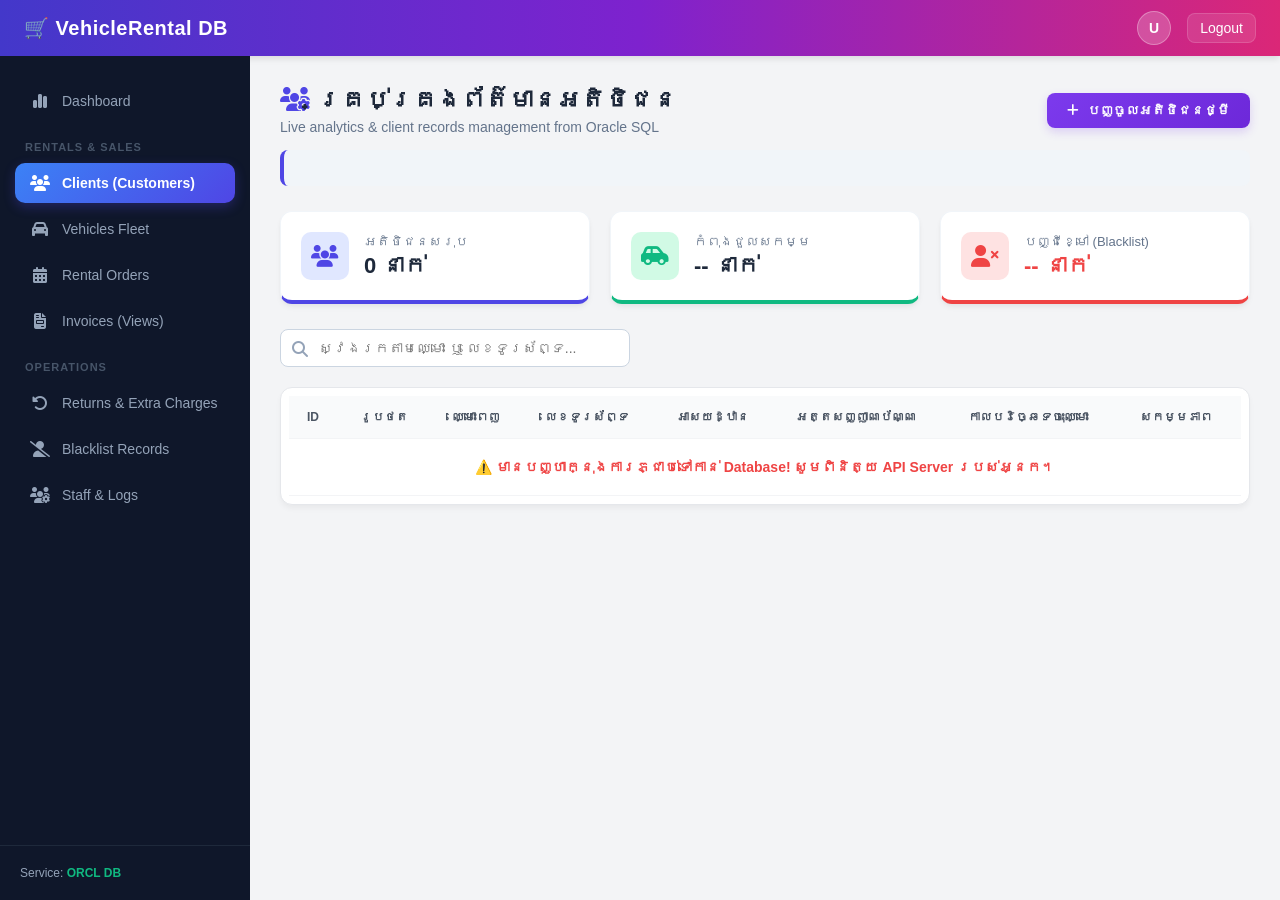
<file: customers.html>
<!DOCTYPE html>
<html lang="en">

<head>
    <meta charset="UTF-8">
    <meta name="viewport" content="width=device-width, initial-scale=1.0">
    <title>VehicleRental DB - Customers</title>
    <link rel="stylesheet" href="customers.css">
    <link rel="stylesheet" href="https://cdnjs.cloudflare.com/ajax/libs/font-awesome/6.4.0/css/all.min.css">
</head>

<body>

    <header class="top-navbar">
        <div class="logo-area">
            <span class="logo-text">🛒 VehicleRental DB</span>
        </div>
        <div class="user-area">
            <div class="user-avatar">U</div>
            <button class="btn-logout">Logout</button>
        </div>
    </header>

    <div class="main-container">
        <aside class="sidebar">
            <nav class="sidebar-menu">
                <a href="index.html" class="menu-item">
                    <i class="fa-solid fa-chart-simple"></i> Dashboard
                </a>

                <p class="menu-category">RENTALS & SALES</p>
                <a href="customers.html" class="menu-item active">
                    <i class="fa-solid fa-users"></i> Clients (Customers)
                </a>
                <a href="vehicles.html" class="menu-item">
                    <i class="fa-solid fa-car"></i> Vehicles Fleet
                </a>
                <a href="orders.html" class="menu-item">
                    <i class="fa-solid fa-calendar-days"></i> Rental Orders
                </a>
                <a href="invoices.html" class="menu-item">
                    <i class="fa-solid fa-file-invoice"></i> Invoices (Views)
                </a>

                <p class="menu-category">OPERATIONS</p>
                <a href="returns.html" class="menu-item">
                    <i class="fa-solid fa-rotate-left"></i> Returns & Extra Charges
                </a>
                <a href="blacklist.html" class="menu-item">
                    <i class="fa-solid fa-user-slash"></i> Blacklist Records
                </a>
                <a href="staff.html" class="menu-item">
                    <i class="fa-solid fa-users-gear"></i> Staff & Logs
                </a>
            </nav>

            <div class="sidebar-footer">
                <span>Service: <b style="color: #10b981;">ORCL DB</b></span>
            </div>
        </aside>

        <main class="content-body">

            <div class="content-header-top">
                <div>
                    <h2><i class="fa-solid fa-users-gear" style="color: #4f46e5;"></i> គ្រប់គ្រងព័ត៌មានអតិថិជន</h2>
                    <p>Live analytics & client records management from Oracle SQL</p>
                </div>
                <button class="btn-add" id="openModalBtn">
                    <i class="fa-solid fa-plus"></i> បញ្ចូលអតិថិជនថ្មី
                </button>
            </div>

            <div class="marquee-container">
                <div class="marquee-text">
                    📢 <b>ប្រព័ន្ធគ្រប់គ្រងទិន្នន័យជួលរថយន្ត VehicleRental DB:</b>
                    រាល់ទិន្នន័យទាំងអស់ត្រូវបានរក្សាទុកដោយសុវត្ថិភាពនៅក្នុង Oracle Database។ ប្រសិនបើមានបញ្ហាតភ្ជាប់
                    សូមពិនិត្យមើល Service ORCL ឡើងវិញ!
                </div>
            </div>

            <div class="metrics-grid">
                <div class="stat-card total-clients">
                    <div class="stat-icon"><i class="fa-solid fa-users"></i></div>
                    <div class="stat-info">
                        <span class="stat-label">អតិថិជនសរុប</span>
                        <h3 id="total-customers-count">0 នាក់</h3>
                    </div>
                </div>
                <div class="stat-card active-rentals">
                    <div class="stat-icon"><i class="fa-solid fa-car-side"></i></div>
                    <div class="stat-info">
                        <span class="stat-label">កំពុងជួលសកម្ម</span>
                        <h3>-- នាក់</h3>
                    </div>
                </div>
                <div class="stat-card blacklist-records">
                    <div class="stat-icon"><i class="fa-solid fa-user-xmark"></i></div>
                    <div class="stat-info">
                        <span class="stat-label">បញ្ជីខ្មៅ (Blacklist)</span>
                        <h3 style="color: #ef4444;">-- នាក់</h3>
                    </div>
                </div>
            </div>

            <div class="search-container" style="margin-bottom: 20px;">
                <div style="position: relative; max-width: 350px;">
                    <i class="fa-solid fa-magnifying-glass"
                        style="position: absolute; left: 12px; top: 12px; color: #94a3b8;"></i>
                    <input type="text" id="searchInput" placeholder="ស្វែងរកតាមឈ្មោះ ឬ លេខទូរស័ព្ទ..."
                        style="width: 100%; padding: 10px 10px 10px 38px; border: 1px solid #cbd5e1; border-radius: 8px; font-size: 14px; box-sizing: border-box;">
                </div>
            </div>

            <div id="customerModal" class="modal">
                <div class="modal-content">
                    <span class="close-btn" id="closeModalBtn">&times;</span>
                    <h3 id="modalTitle"><i class="fa-solid fa-user-plus"></i> បញ្ចូលព័ត៌មានអតិថិជនថ្មី</h3>
                    <form id="addCustomerForm">
                        <input type="hidden" id="customerIdHidden">
                        <div class="form-group">
                            <label>ឈ្មោះពេញ (Full Name):</label>
                            <input type="text" id="fullName" required placeholder="ឧ. កែវ សុភ័ក្ត្រ">
                        </div>
                        <div class="form-group">
                            <label>លេខទូរស័ព្ទ (Phone):</label>
                            <input type="text" id="phone" required placeholder="ឧ. 012345678">
                        </div>
                        <div class="form-group">
                            <label>អាសយដ្ឋាន (Address):</label>
                            <input type="text" id="address" placeholder="ឧ. ភ្នំពេញ">
                        </div>
                        <div class="form-group">
                            <label>អត្តសញ្ញាណប័ណ្ណ / លិខិតឆ្លងដែន:</label>
                            <input type="text" id="idCard" required placeholder="ឧ. 123456789">
                        </div>
                        <button type="submit" class="btn-submit" id="submitBtn">រក្សាទុកទិន្នន័យ</button>
                    </form>
                </div>
            </div>

            <div class="table-card">
                <table>
                    <thead>
                        <tr>
                            <th>ID</th>
                            <th>រូបថត</th>
                            <th>ឈ្មោះពេញ</th>
                            <th>លេខទូរស័ព្ទ</th>
                            <th>អាសយដ្ឋាន</th>
                            <th>អត្តសញ្ញាណប័ណ្ណ</th>
                            <th>កាលបរិច្ឆេទចុះឈ្មោះ</th>
                            <th>សកម្មភាព</th>
                        </tr>
                    </thead>
                    <tbody id="customers-table-body">
                        <tr>
                            <td colspan="8" class="text-center">កំពុងទាញទិន្នន័យពី Oracle Database...</td>
                        </tr>
                    </tbody>
                </table>
            </div>
        </main>
    </div>

    <script src="customers.js"></script>
</body>

</html>
</file>
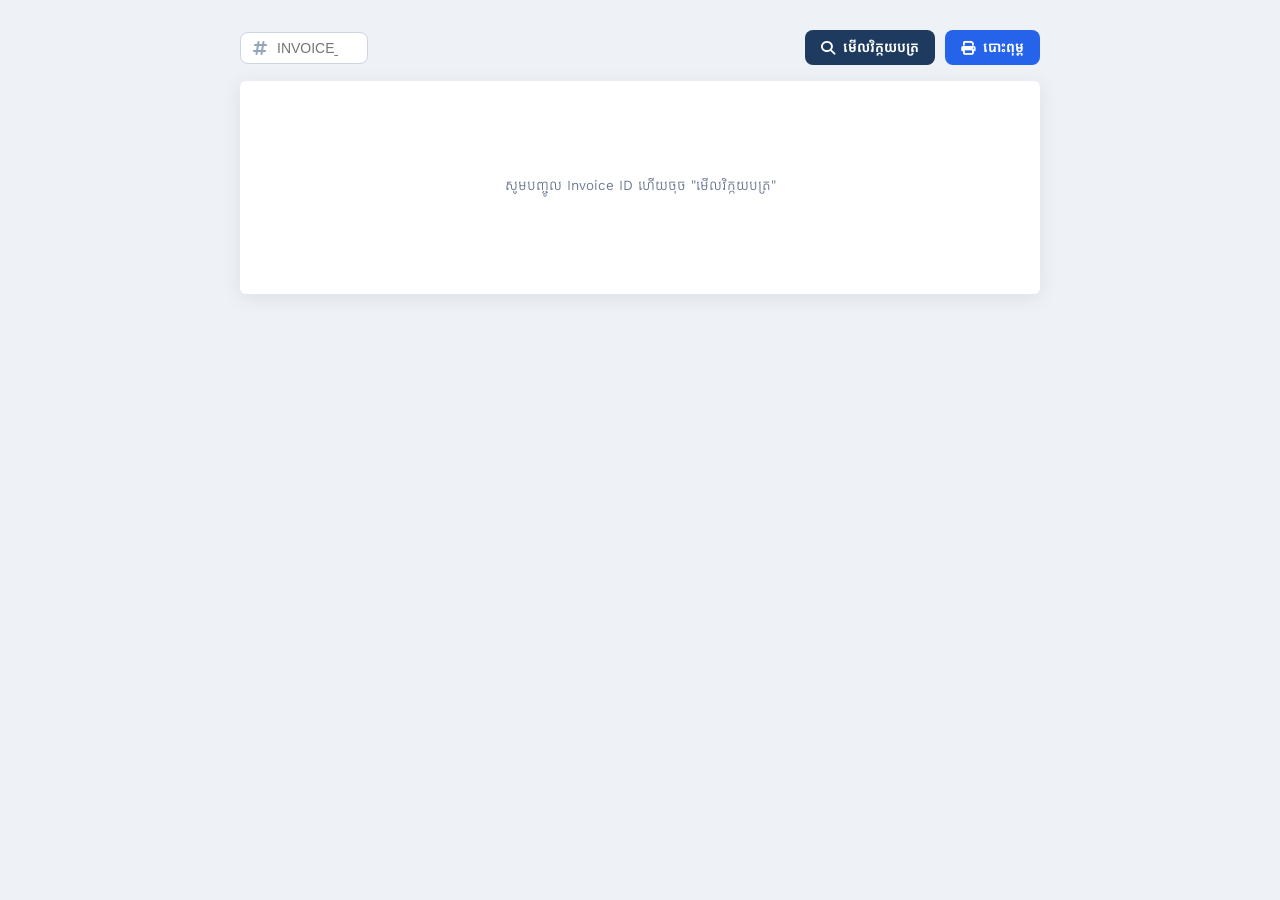
<file: invoice.html>
<!DOCTYPE html>
<html lang="km">

<head>
    <meta charset="UTF-8">
    <meta name="viewport" content="width=device-width, initial-scale=1.0">
    <title>វិក្កយបត្រ | Cambodia Car Rental Service</title>
    <link href="https://fonts.googleapis.com/css2?family=Kantumruy+Pro:wght@400;500;600;700&display=swap"
        rel="stylesheet">
    <link rel="stylesheet" href="https://cdnjs.cloudflare.com/ajax/libs/font-awesome/6.5.1/css/all.min.css">
    <style>
        :root {
            --navy: #1e3a5f;
            --navy-dark: #16304f;
            --red: #dc2626;
            --border: #16304f;
            --bg-page: #eef1f5;
        }

        * {
            box-sizing: border-box;
        }

        body {
            font-family: 'Kantumruy Pro', 'Segoe UI', sans-serif;
            background: var(--bg-page);
            margin: 0;
            padding: 30px 16px;
            color: #1f2937;
        }

        /* --- របារឧបករណ៍ (មិនបង្ហាញពេលបោះពុម្ព) --- */
        .toolbar {
            max-width: 800px;
            margin: 0 auto 16px auto;
            display: flex;
            justify-content: space-between;
            align-items: center;
            gap: 12px;
        }

        .toolbar .id-input {
            display: flex;
            align-items: center;
            gap: 8px;
            background: white;
            border: 1px solid #cbd5e1;
            border-radius: 8px;
            padding: 6px 12px;
        }

        .toolbar input {
            border: none;
            outline: none;
            width: 80px;
            font-size: 14px;
        }

        .btn {
            border: none;
            border-radius: 8px;
            padding: 9px 16px;
            font-size: 14px;
            font-weight: 600;
            cursor: pointer;
            display: inline-flex;
            align-items: center;
            gap: 8px;
            font-family: inherit;
        }

        .btn-load {
            background: var(--navy);
            color: white;
        }

        .btn-load:hover {
            background: var(--navy-dark);
        }

        .btn-print {
            background: #2563eb;
            color: white;
        }

        .btn-print:hover {
            background: #1d4ed8;
        }

        /* --- សន្លឹក Invoice --- */
        .invoice-sheet {
            max-width: 800px;
            margin: 0 auto;
            background: white;
            border-radius: 6px;
            box-shadow: 0 4px 20px rgba(0, 0, 0, 0.08);
            padding: 36px 44px 40px 44px;
            position: relative;
            overflow: hidden;
        }

        .invoice-header {
            text-align: center;
            margin-bottom: 18px;
        }

        .invoice-header .logo-row {
            display: flex;
            align-items: center;
            justify-content: center;
            gap: 10px;
            margin-bottom: 6px;
        }

        .invoice-header .logo-icon {
            font-size: 26px;
            color: var(--navy);
        }

        .invoice-header .logo-caption {
            font-size: 11px;
            font-weight: 700;
            color: var(--navy);
            letter-spacing: 1px;
            margin-top: -2px;
        }

        .invoice-title {
            font-size: 30px;
            font-weight: 700;
            color: var(--navy);
            letter-spacing: 2px;
            margin: 8px 0 4px 0;
        }

        .company-name {
            font-size: 15px;
            font-weight: 700;
            color: var(--red);
            margin: 2px 0;
        }

        .company-line {
            font-size: 12px;
            font-weight: 600;
            color: var(--navy);
            margin: 2px 0;
        }

        .double-rule {
            border: none;
            border-top: 3px solid var(--navy);
            border-bottom: 1px solid var(--navy);
            height: 4px;
            margin: 14px 0 16px 0;
        }

        .info-grid {
            display: grid;
            grid-template-columns: 1fr 1fr;
            gap: 4px 24px;
            font-size: 13px;
            margin-bottom: 16px;
            border-bottom: 1px solid #dbe2ea;
            padding-bottom: 14px;
        }

        .info-grid .row {
            display: flex;
            justify-content: space-between;
            gap: 10px;
            padding: 3px 0;
        }

        .info-grid .label {
            font-weight: 700;
            color: #1f2937;
            white-space: nowrap;
        }

        .info-grid .value {
            text-align: right;
            color: #1f2937;
        }

        .info-grid .value.strong {
            font-weight: 700;
            color: var(--navy);
        }

        .section-bar {
            background: var(--navy);
            color: white;
            text-align: center;
            font-weight: 700;
            font-size: 13px;
            letter-spacing: 1px;
            padding: 7px 0;
            margin: 18px 0 14px 0;
        }

        .financial-grid .value.money {
            font-weight: 700;
            color: var(--red);
        }

        .signature-block {
            margin-top: 26px;
            display: flex;
            align-items: flex-end;
            justify-content: space-between;
        }

        .date-line {
            font-size: 13px;
        }

        .date-line .label {
            font-weight: 700;
        }

        .stamp {
            width: 130px;
            height: 130px;
            border: 3px solid var(--red);
            border-radius: 50%;
            display: flex;
            flex-direction: column;
            align-items: center;
            justify-content: center;
            color: var(--red);
            text-align: center;
            transform: rotate(-8deg);
            opacity: 0.9;
        }

        .stamp .stamp-title {
            font-size: 15px;
            font-weight: 700;
            letter-spacing: 1px;
        }

        .stamp .stamp-sub {
            font-size: 10px;
            font-weight: 700;
            margin-top: 2px;
        }

        .stamp .stamp-bottom {
            font-size: 7px;
            font-weight: 600;
            margin-top: 4px;
            letter-spacing: 0.5px;
        }

        .staff-name-row {
            margin-top: 18px;
            font-size: 13px;
        }

        .staff-name-row .label {
            font-weight: 700;
        }

        .staff-name-row .value {
            font-weight: 700;
            color: var(--navy);
        }

        .loading-msg,
        .error-msg {
            text-align: center;
            padding: 60px 20px;
            color: #64748b;
            font-size: 14px;
        }

        .error-msg {
            color: var(--red);
            font-weight: 600;
        }

        /* --- Print Mode --- */
        @media print {
            body {
                background: white;
                padding: 0;
            }

            .toolbar {
                display: none;
            }

            .invoice-sheet {
                box-shadow: none;
                max-width: 100%;
            }
        }
    </style>
</head>

<body>

    <div class="toolbar">
        <div class="id-input">
            <i class="fa-solid fa-hashtag" style="color:#94a3b8;"></i>
            <input type="number" id="invoiceIdInput" placeholder="INVOICE_ID">
        </div>
        <div style="display:flex; gap:10px;">
            <button class="btn btn-load" id="btnLoad"><i class="fa-solid fa-magnifying-glass"></i>
                មើលវិក្កយបត្រ</button>
            <button class="btn btn-print" id="btnPrint"><i class="fa-solid fa-print"></i> បោះពុម្ព</button>
        </div>
    </div>

    <div class="invoice-sheet" id="invoiceSheet">
        <div class="loading-msg">សូមបញ្ចូល Invoice ID ហើយចុច "មើលវិក្កយបត្រ"</div>
    </div>

    <script>
        const API_URL = 'http://127.0.0.1:8000/api/invoices';

        document.getElementById('btnLoad').addEventListener('click', loadInvoice);
        document.getElementById('invoiceIdInput').addEventListener('keydown', (e) => {
            if (e.key === 'Enter') loadInvoice();
        });
        document.getElementById('btnPrint').addEventListener('click', () => window.print());

        // អាចហៅដោយស្វ័យប្រវត្តិតាម URL: invoice.html?id=6
        const params = new URLSearchParams(window.location.search);
        const initialId = params.get('id');
        if (initialId) {
            document.getElementById('invoiceIdInput').value = initialId;
            loadInvoice();
        }

        async function loadInvoice() {
            const id = document.getElementById('invoiceIdInput').value.trim();
            const sheet = document.getElementById('invoiceSheet');
            if (!id) {
                sheet.innerHTML = '<div class="error-msg">សូមបញ្ចូល Invoice ID សិន</div>';
                return;
            }

            sheet.innerHTML = '<div class="loading-msg"><i class="fa-solid fa-spinner fa-spin"></i> កំពុងទាញយកទិន្នន័យ...</div>';

            try {
                const res = await fetch(`${API_URL}/${id}`);
                if (!res.ok) {
                    if (res.status === 404) {
                        sheet.innerHTML = '<div class="error-msg">រកមិនឃើញ Invoice នេះទេ</div>';
                    } else {
                        sheet.innerHTML = '<div class="error-msg">មានបញ្ហាក្នុងការទាញយកទិន្នន័យ</div>';
                    }
                    return;
                }
                const inv = await res.json();
                renderInvoice(inv);
            } catch (err) {
                sheet.innerHTML = '<div class="error-msg">មិនអាចតភ្ជាប់ទៅកាន់ម៉ាស៊ីនបម្រើបានទេ</div>';
            }
        }

        function money(n) {
            return `$${Number(n).toFixed(2)}`;
        }

        function renderInvoice(inv) {
            const sheet = document.getElementById('invoiceSheet');

            const discountLabel = inv.DISCOUNT_TYPE && inv.DISCOUNT_TYPE.toLowerCase() === 'percent'
                ? `${Number(inv.DISCOUNT_VALUE).toFixed(2)}%`
                : money(inv.DISCOUNT_VALUE);

            sheet.innerHTML = `
        <div class="invoice-header">
            <div class="logo-row">
                <i class="fa-solid fa-car logo-icon"></i>
            </div>
            <div class="logo-caption">CAR RENTAL</div>
            <div class="invoice-title">INVOICE</div>
            <div class="company-name">CAMBODIA CAR RENTAL SERVICE</div>
            <div class="company-line">ADDRESS : PHNOM PENH , CAMBODIA</div>
            <div class="company-line">PHONE : 015448174 / 0712261587</div>
        </div>

        <hr class="double-rule">

        <div class="info-grid">
            <div class="row"><span class="label">INVOICE_ID</span><span class="value strong">${inv.INVOICE_ID}</span></div>
            <div class="row"><span class="label">INVOICE_DATE</span><span class="value strong">${inv.INVOICE_DATE}</span></div>
            <div class="row"><span class="label">CUSTOMER NAME :</span><span class="value strong">${inv.CUSTOMER_NAME}</span></div>
            <div class="row"><span class="label">PHONE</span><span class="value strong">${inv.CUSTOMER_PHONE}</span></div>
            <div class="row" style="grid-column: 1 / -1;"><span class="label">ADDRESS&nbsp;&nbsp;&nbsp;:</span><span class="value" style="flex:1;">${inv.CUSTOMER_ADDRESS}</span></div>
        </div>

        <div class="section-bar">RENTAL DETAILS</div>
        <div class="info-grid" style="border-bottom:none;">
            <div class="row"><span class="label">BRAND_MODEL</span><span class="value strong">${inv.BRAND_MODEL}</span></div>
            <div class="row"><span class="label">PLATE_NO</span><span class="value strong">${inv.PLATE_NO}</span></div>
            <div class="row"><span class="label">RENTAL_DATE</span><span class="value strong">${inv.RENTAL_DATE}</span></div>
            <div class="row"><span class="label">RETURN_PLAN</span><span class="value strong">${inv.RETURN_PLAN}</span></div>
            <div class="row"><span class="label">DAILY_RATE</span><span class="value strong">${money(inv.DAILY_RATE)}</span></div>
            <div class="row"><span class="label">TOTAL_DAYS</span><span class="value strong">${inv.TOTAL_DAYS}</span></div>
            <div class="row"><span class="label">START_ODOMETER</span><span class="value strong">${inv.START_ODOMETER}</span></div>
        </div>

        <div class="section-bar">FINANCIAL SUMMARY</div>
        <div class="info-grid financial-grid" style="border-bottom:none;">
            <div class="row"><span class="label">DISCOUNT_NAME</span><span class="value strong">${inv.DISCOUNT_NAME || '-'}</span></div>
            <div class="row"><span class="label">DISCOUNT_VALUE</span><span class="value strong">${discountLabel}</span></div>
            <div class="row"><span class="label">DISCOUNT_TYPE</span><span class="value strong">${inv.DISCOUNT_TYPE || '-'}</span></div>
            <div class="row"><span class="label">DEPOSIT_AMOUNT</span><span class="value money">${money(inv.DEPOSIT_AMOUNT)}</span></div>
            <div class="row"><span class="label"></span><span class="value"></span></div>
            <div class="row"><span class="label">DISCOUNT</span><span class="value money">${money(inv.DISCOUNT_AMOUNT)}</span></div>
            <div class="row"><span class="label"></span><span class="value"></span></div>
            <div class="row"><span class="label">TOTAL DUE</span><span class="value money" style="font-size:15px;">${money(inv.TOTAL_DUE)}</span></div>
        </div>

        <div class="signature-block">
            <div class="date-line">
                <span class="label">Date:</span>&nbsp;&nbsp;${formatLongDate(inv.INVOICE_DATE)}
            </div>
            <div class="stamp">
                <div class="stamp-title">VY &amp; VIBOL</div>
                <div class="stamp-sub">CAR RENTAL</div>
                <div class="stamp-bottom">KINGDOM OF CAMBODIA</div>
            </div>
        </div>

        <div class="staff-name-row">
            <span class="label">STAFF NAME :</span>&nbsp;&nbsp;<span class="value">${inv.STAFF_NAME}</span>
        </div>
    `;
        }

        function formatLongDate(mmddyyyy) {
            // ប្តូរពី MM/DD/YYYY ទៅជា "Friday, May 29, 2026"
            const parts = mmddyyyy.split('/');
            if (parts.length !== 3) return mmddyyyy;
            const d = new Date(parts[2], parts[0] - 1, parts[1]);
            return d.toLocaleDateString('en-US', { weekday: 'long', year: 'numeric', month: 'long', day: 'numeric' });
        }
    </script>
</body>

</html>
</file>
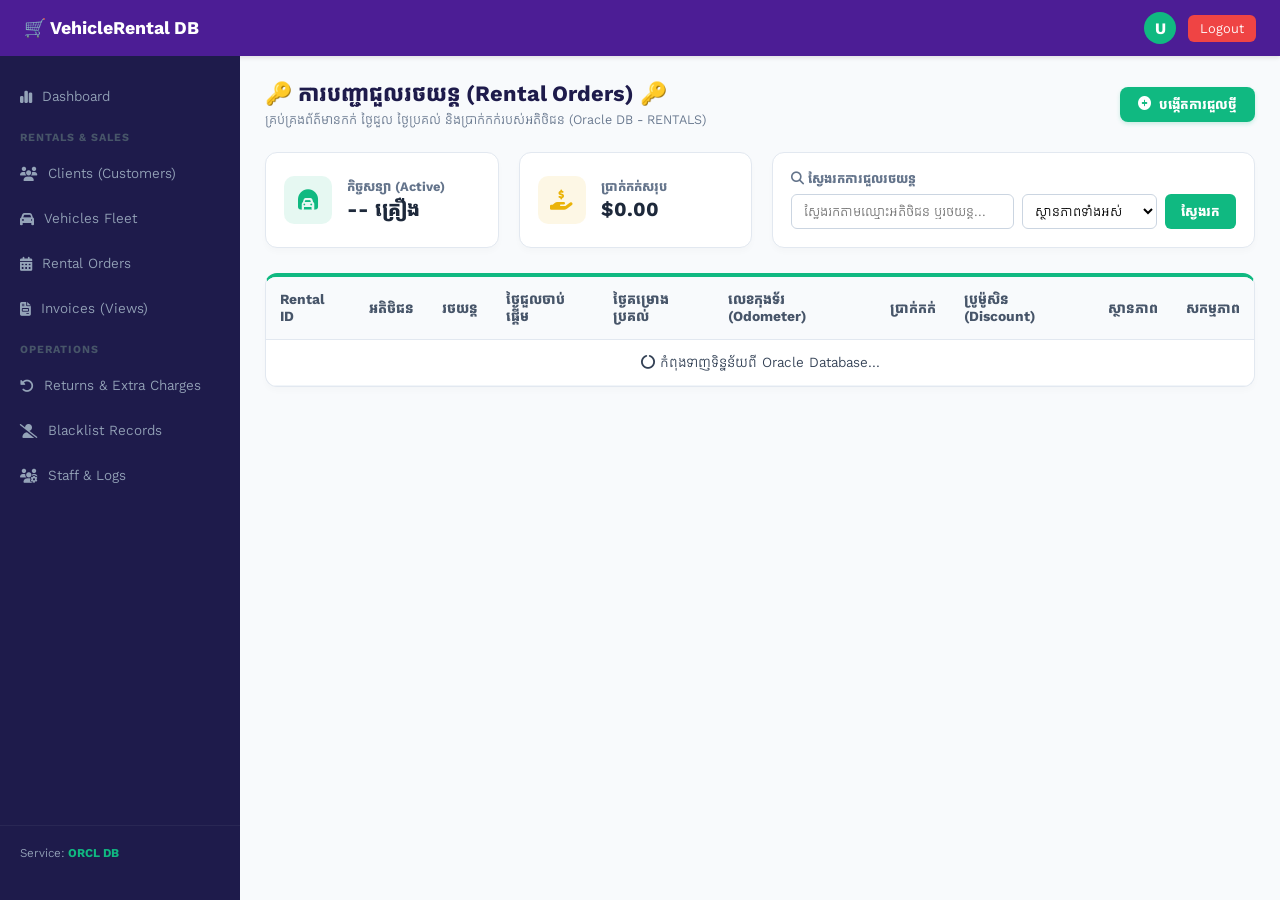
<file: orders.html>
<!DOCTYPE html>
<html lang="km">

<head>
    <meta charset="UTF-8">
    <meta name="viewport" content="width=device-width, initial-scale=1.0">
    <title>VehicleRental DB - គ្រប់គ្រងការជួលរថយន្ត</title>
    <link rel="stylesheet" href="orders.css">
    <link rel="stylesheet" href="https://cdnjs.cloudflare.com/ajax/libs/font-awesome/6.4.0/css/all.min.css">
</head>

<body>

    <header class="top-navbar">
        <div class="logo-area">
            <span class="logo-text">🛒 VehicleRental DB</span>
        </div>
        <div class="user-area">
            <div class="user-avatar">U</div>
            <button class="btn-logout">Logout</button>
        </div>
    </header>

    <div class="main-container">

        <aside class="sidebar">
            <nav class="sidebar-menu">
                <!-- ផ្នែក Dashboard -->
                <a href="index.html" class="menu-item ">
                    <i class="fa-solid fa-chart-simple"></i> Dashboard <!-- python -m uvicorn main:app --reload -->
                </a>

                <p class="menu-category">RENTALS & SALES</p>
                <a href="customers.html" class="menu-item ">
                    <i class="fa-solid fa-users"></i> Clients (Customers)
                </a>
                <a href="vehicles.html" class="menu-item">
                    <i class="fa-solid fa-car"></i> Vehicles Fleet
                </a>
                <a href="orders.html" class="menu-item">
                    <i class="fa-solid fa-calendar-days"></i> Rental Orders
                </a>
                <a href="invoices.html" class="menu-item">
                    <i class="fa-solid fa-file-invoice"></i> Invoices (Views)
                </a>

                <p class="menu-category">OPERATIONS</p>
                <a href="returns.html" class="menu-item">
                    <i class="fa-solid fa-rotate-left"></i> Returns & Extra Charges
                </a>
                <a href="blacklist.html" class="menu-item">
                    <i class="fa-solid fa-user-slash"></i> Blacklist Records
                </a>
                <a href="staff.html" class="menu-item">
                    <i class="fa-solid fa-users-gear"></i> Staff & Logs
                </a>
            </nav>

            <div class="sidebar-footer">
                <span>Service: <b style="color: #10b981;">ORCL DB</b></span>
            </div>
        </aside>


        <main class="content-body">
            <div class="content-header-top">
                <div class="khmer-title-block">
                    <h2>🔑 ការបញ្ជាជួលរថយន្ត (Rental Orders) 🔑</h2>
                    <p>គ្រប់គ្រងព័ត៌មានកក់ ថ្ងៃជួល ថ្ងៃប្រគល់ និងប្រាក់កក់របស់អតិថិជន (Oracle DB - RENTALS)</p>
                </div>
                <button class="btn-add" id="openRentalModalBtn">
                    <i class="fa-solid fa-plus-circle"></i> បង្កើតការជួលថ្មី
                </button>
            </div>

            <div class="metrics-grid">
                <div class="stat-card">
                    <div class="stat-icon icon-active"><i class="fa-solid fa-car-tunnel"></i></div>
                    <div class="stat-info">
                        <span class="stat-label">កិច្ចសន្យា (Active)</span>
                        <h3 id="active-rentals-count">-- គ្រឿង</h3>
                    </div>
                </div>

                <div class="stat-card">
                    <div class="stat-icon icon-deposit"><i class="fa-solid fa-hand-holding-dollar"></i></div>
                    <div class="stat-info">
                        <span class="stat-label">ប្រាក់កក់សរុប</span>
                        <h3 id="total-deposit-amount">$0.00</h3>
                    </div>
                </div>

                <div class="search-card">
                    <span class="stat-label"><i class="fa-solid fa-magnifying-glass"></i> ស្វែងរកការជួលរថយន្ត</span>
                    <div class="search-group">
                        <input type="text" id="searchRentalInput" placeholder="ស្វែងរកតាមឈ្មោះអតិថិជន ឬរថយន្ត...">
                        <select id="filterRentalStatus">
                            <option value="All">ស្ថានភាពទាំងអស់</option>
                            <option value="Active">🟢 កំពុងជួល</option>
                            <option value="Returned">🔵 បានប្រគល់ឡាន</option>
                            <option value="Pending">🟡 កក់ទុកមុន</option>
                        </select>
                        <button onclick="filterRentalsData()" class="btn-search-trigger">ស្វែងរក</button>
                    </div>
                </div>
            </div>

            <div class="table-card">
                <table>
                    <thead>
                        <tr>
                            <th>Rental ID</th>
                            <th>អតិថិជន</th>
                            <th>រថយន្ត</th>
                            <th>ថ្ងៃជួលចាប់ផ្តើម</th>
                            <th>ថ្ងៃគម្រោងប្រគល់</th>
                            <th>លេខកុងទ័រ (Odometer)</th>
                            <th>ប្រាក់កក់</th>
                            <th>ប្រូម៉ូសិន (Discount)</th>
                            <th>ស្ថានភាព</th>
                            <th>សកម្មភាព</th>
                        </tr>
                    </thead>
                    <tbody id="rentals-table-body">
                        <tr>
                            <td colspan="10" class="text-center">
                                <i class="fa-solid fa-circle-notch fa-spin"></i> កំពុងទាញទិន្នន័យពី Oracle Database...
                            </td>
                        </tr>
                    </tbody>
                </table>
            </div>
        </main>
    </div>

    <div id="rentalModal" class="modal-overlay">
        <div class="modal-box">
            <div class="modal-header">
                <h3 id="rentalModalTitle">🔑 បង្កើតកិច្ចសន្យាជួលរថយន្តថ្មី</h3>
                <span id="closeRentalModalBtn" class="close-x">&times;</span>
            </div>
            <form id="rentalForm">
                <input type="hidden" id="rentalIdHidden">

                <div class="form-row">
                    <div class="form-group">
                        <label>ជ្រើសរើសអតិថិជន៖</label>
                        <select id="customerId" required>
                            <option value="">-- ជ្រើសរើសអតិថិជន --</option>
                        </select>
                    </div>
                    <div class="form-group">
                        <label>ជ្រើសរើសរថយន្ត (បង្ហាញតែឡានទំនេរ)៖</label>
                        <select id="vehicleId" required>
                            <option value="">-- ជ្រើសរើសរថយន្ត --</option>
                        </select>
                    </div>
                </div>

                <div class="form-row">
                    <div class="form-group">
                        <label>ថ្ងៃជួលចាប់ផ្តើម៖</label>
                        <input type="date" id="rentalDate" required>
                    </div>
                    <div class="form-group">
                        <label>ថ្ងៃគម្រោងប្រគល់៖</label>
                        <input type="date" id="returnPlan" required>
                    </div>
                </div>

                <div class="form-row">
                    <div class="form-group">
                        <label>លេខកុងទ័រចាប់ផ្តើម (Odometer)៖</label>
                        <input type="number" id="startOdometer" required>
                    </div>
                    <div class="form-group">
                        <label>ប្រាក់កក់ ($)៖</label>
                        <input type="number" step="any" id="depositAmount" required>
                    </div>
                </div>

                <div class="form-row">
                    <div class="form-group">
                        <label>កម្មវិធីប្រូម៉ូសិន (Discount)៖</label>
                        <select id="discountId">
                            <option value="">-- គ្មានប្រូម៉ូសិន --</option>
                        </select>
                    </div>
                    <div class="form-group">
                        <label>ស្ថានភាពជួល៖</label>
                        <select id="rentalStatus" required>
                            <option value="Active">🟢 Active (កំពុងជួល)</option>
                            <option value="Returned">🔵 Returned (បានប្រគល់)</option>
                            <option value="Pending">🟡 Pending (កក់ទុក)</option>
                        </select>
                    </div>
                </div>

                <div class="modal-footer">
                    <button type="button" onclick="document.getElementById('rentalModal').style.display='none'"
                        class="btn-cancel">បោះបង់</button>
                    <button type="submit" id="rentalSubmitBtn" class="btn-save">រក្សាទុកកិច្ចសន្យា</button>
                </div>
            </form>
        </div>
    </div>

    <script src="orders.js"></script>
</body>

</html>
</file>
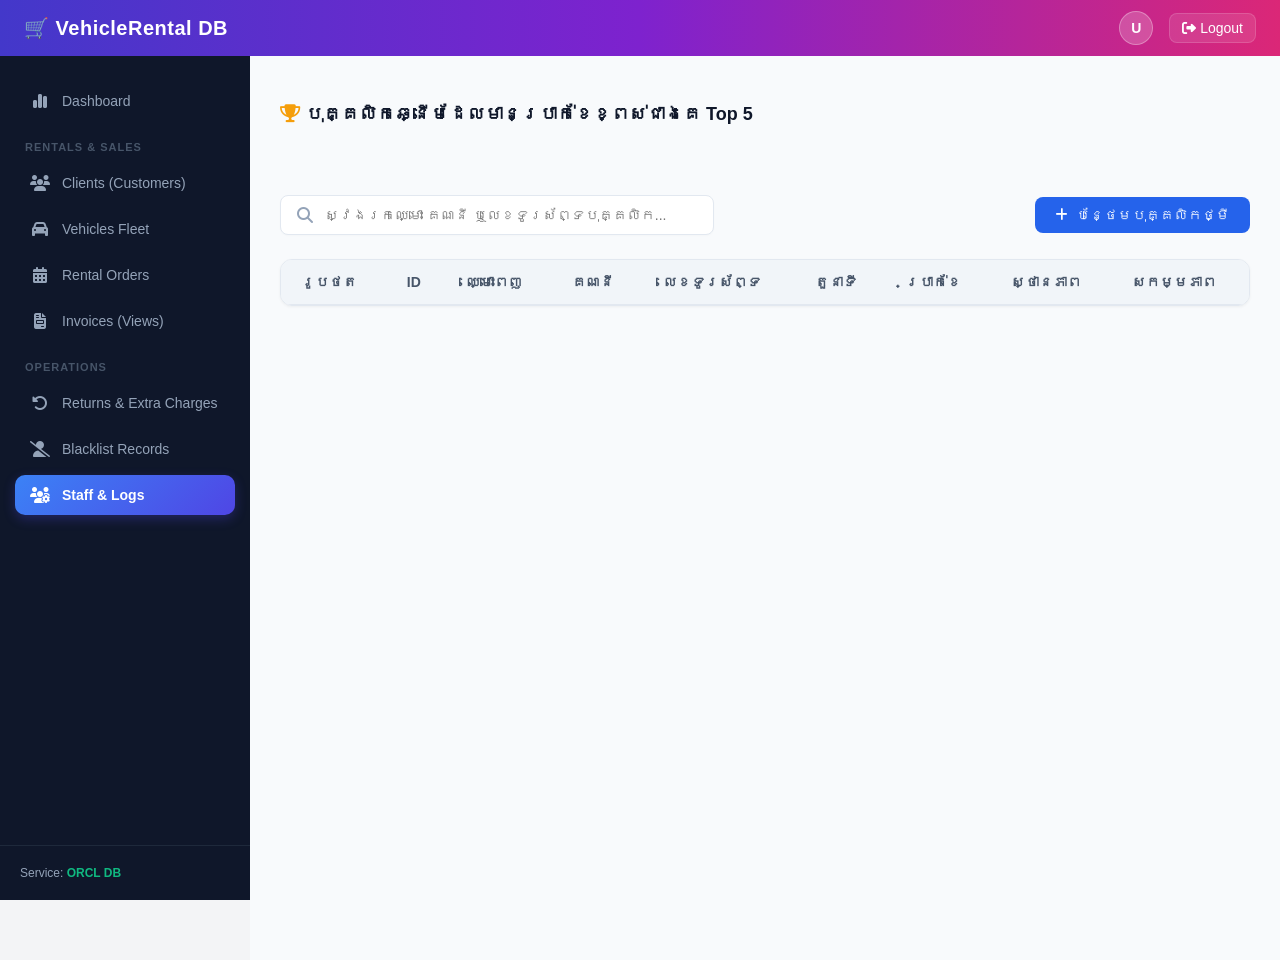
<file: staff.html>
<!DOCTYPE html>
<html lang="km">

<head>
    <meta charset="UTF-8">
    <meta name="viewport" content="width=device-width, initial-scale=1.0">
    <title>គ្រប់គ្រងបុគ្គលិក - Staff Management</title>
    <!-- Font Awesome Icons -->
    <link rel="stylesheet" href="https://cdnjs.cloudflare.com/ajax/libs/font-awesome/6.4.0/css/all.min.css">
    <!-- Google Fonts សម្រាប់អក្សរខ្មែរស្អាត -->
    <link rel="preconnect" href="https://fonts.googleapis.com">
    <link rel="preconnect" href="https://fonts.gstatic.com" crossorigin>
    <link
        href="https://fonts.googleapis.com/css2?family=Koh+Santepheap:wght@400;700&family=Inter:wght@400;500;600;700&display=swap"
        rel="stylesheet">
    <!-- ភ្ជាប់ទៅកាន់ហ្វាល់ CSS ខាងក្រៅ -->
    <link rel="stylesheet" href="staff.css">
</head>

<body>

    <!-- របារខាងលើ (Top Navbar) -->
    <header class="top-navbar">
        <div class="logo-area">
            <span class="logo-text">🛒 VehicleRental DB</span>
        </div>
        <div class="user-area">
            <div class="user-avatar">U</div>
            <button class="btn-logout"><i class="fa-solid fa-right-from-bracket"></i> Logout</button>
        </div>
    </header>

    <!-- តួសេចក្តីរួម (Main Container) -->
    <div class="main-container">

        <!-- ដងចំហៀងព័ត៌មាន (Sidebar) -->
        <aside class="sidebar">
            <nav class="sidebar-menu">
                <a href="index.html" class="menu-item">
                    <i class="fa-solid fa-chart-simple"></i> Dashboard
                </a>

                <p class="menu-category">RENTALS & SALES</p>
                <a href="customers.html" class="menu-item">
                    <i class="fa-solid fa-users"></i> Clients (Customers)
                </a>
                <a href="vehicles.html" class="menu-item">
                    <i class="fa-solid fa-car"></i> Vehicles Fleet
                </a>
                <a href="orders.html" class="menu-item">
                    <i class="fa-solid fa-calendar-days"></i> Rental Orders
                </a>
                <a href="invoices.html" class="menu-item">
                    <i class="fa-solid fa-file-invoice"></i> Invoices (Views)
                </a>

                <p class="menu-category">OPERATIONS</p>
                <a href="returns.html" class="menu-item">
                    <i class="fa-solid fa-rotate-left"></i> Returns & Extra Charges
                </a>
                <a href="blacklist.html" class="menu-item">
                    <i class="fa-solid fa-user-slash"></i> Blacklist Records
                </a>
                <a href="staff.html" class="menu-item active">
                    <i class="fa-solid fa-users-gear"></i> Staff & Logs
                </a>
            </nav>

            <div class="sidebar-footer">
                <span>Service: <b style="color: #10b981;">ORCL DB</b></span>
            </div>
        </aside>

        <!-- តំបន់ធ្វើការងារ (Workspace) -->
        <main class="workspace">
            <!-- បំណែកបង្ហាញ Top 5 ប្រាក់ខែខ្ពស់ជាងគេ -->
            <h3 class="section-title"><i class="fa-solid fa-trophy text-warning"></i>
                បុគ្គលិកឆ្នើមដែលមានប្រាក់ខែខ្ពស់ជាងគេ Top 5</h3>
            <div class="top-salary-container" id="topSalariesList">
                <!-- ទិន្នន័យ Top 5 នឹងត្រូវបង្កើតដោយ JavaScript -->
            </div>

            <!-- របារស្វែងរក និង ប៊ូតុងបន្ថែម -->
            <div class="action-bar">
                <div class="search-box">
                    <i class="fa-solid fa-magnifying-glass"></i>
                    <input type="text" id="staffSearch" placeholder="ស្វែងរកឈ្មោះ គណនី ឬលេខទូរស័ព្ទបុគ្គលិក...">
                </div>
                <button class="btn" id="btnOpenCreateModal"><i class="fa-solid fa-plus"></i> បន្ថែមបុគ្គលិកថ្មី</button>
            </div>

            <!-- តារាងបង្ហាញបញ្ជីបុគ្គលិក -->
            <div class="table-responsive">
                <table>
                    <thead>
                        <tr>
                            <th>រូបថត</th>
                            <th>ID</th>
                            <th>ឈ្មោះពេញ</th>
                            <th>គណនី</th>
                            <th>លេខទូរស័ព្ទ</th>
                            <th>តួនាទី</th>
                            <th>ប្រាក់ខែ</th>
                            <th>ស្ថានភាព</th>
                            <th>សកម្មភាព</th>
                        </tr>
                    </thead>
                    <tbody id="staffTableBody">
                        <!-- ទិន្នន័យបុគ្គលិកដកស្រង់ចេញពី API -->
                    </tbody>
                </table>
            </div>
        </main>
    </div>

    <!-- Modal សម្រាប់ បញ្ចូល/កែប្រែ ទិន្នន័យបុគ្គលិក -->
    <div class="modal" id="staffFormModal">
        <div class="modal-content">
            <div class="modal-header">
                <h3 id="formModalTitle">បញ្ចូលបុគ្គលិកថ្មី</h3>
                <span class="close-btn" id="btnCloseFormModal">&times;</span>
            </div>
            <form id="staffForm">
                <input type="hidden" id="formStaffId">
                <div class="form-group">
                    <label>ឈ្មោះពេញ *</label>
                    <input type="text" id="formFullName" required>
                </div>
                <div class="form-group">
                    <label>ឈ្មោះគណនី (Username) *</label>
                    <input type="text" id="formUsername" required>
                </div>
                <div class="form-group" id="passwordGroup">
                    <label>លេខកូដសម្ងាត់ *</label>
                    <input type="password" id="formPassword">
                </div>
                <div class="form-group">
                    <label>លេខទូរស័ព្ទ *</label>
                    <input type="text" id="formPhone" required>
                </div>
                <div class="form-group">
                    <label>តួនាទី *</label>
                    <select id="formRole">
                        <option value="Manager">Manager</option>
                        <option value="Cashier">Cashier</option>
                        <option value="Receptionist">Receptionist</option>
                    </select>
                </div>
                <div class="form-group">
                    <label>ប្រាក់ខែ ($) *</label>
                    <input type="number" id="formSalary" step="0.01" required>
                </div>
                <div class="form-group">
                    <label>ស្ថានភាព *</label>
                    <select id="formStatus">
                        <option value="Active">Active</option>
                        <option value="Inactive">Inactive</option>
                    </select>
                </div>
                <div class="form-group">
                    <label>រូបថតបុគ្គលិក</label>
                    <input type="file" id="fileInput" accept="image/*">
                    <input type="hidden" id="formPhotoBase64">
                    <img id="formImgPreview" class="preview-avatar" alt="Preview">
                </div>
                <div class="modal-footer">
                    <button type="button" class="btn btn-danger" id="btnCancelForm">បោះបង់</button>
                    <button type="submit" class="btn">រក្សាទុក</button>
                </div>
            </form>
        </div>
    </div>

    <!-- Modal សម្រាប់ មើលប្រវត្តិការងារ និងប្រវត្តិជួលឡាន -->
    <div class="modal" id="staffDetailModal">
        <div class="modal-content modal-large">
            <div class="modal-header">
                <h3 id="detailTitle">ប្រវត្តិការងារ</h3>
                <span class="close-btn" id="btnCloseDetailModal">&times;</span>
            </div>

            <h4 class="sub-modal-title text-purple"><i class="fa-solid fa-clock-rotate-left"></i>
                ប្រវត្តិផ្លាស់ប្ដូរតួនាទី និងប្រាក់ខែ</h4>
            <div class="table-responsive">
                <table class="table-bordered">
                    <thead>
                        <tr>
                            <th>តួនាទីចាស់</th>
                            <th>តួនាទីថ្មី</th>
                            <th>ប្រាក់ខែចាស់</th>
                            <th>ប្រាក់ខែថ្មី</th>
                            <th>កាលបរិច្ឆេទកែប្រែ</th>
                        </tr>
                    </thead>
                    <tbody id="historyTableBody"></tbody>
                </table>
            </div>

            <h4 class="sub-modal-title text-cyan"><i class="fa-solid fa-car"></i> ប្រវត្តិជួលរថយន្តជូនអតិថិជន</h4>
            <div class="table-responsive">
                <table class="table-bordered">
                    <thead>
                        <tr>
                            <th>លេខកូដជួល</th>
                            <th>ម៉ាករថយន្ត</th>
                            <th>ស្លាកលេខ</th>
                            <th>ឈ្មោះអតិថិជន</th>
                            <th>កាលបរិច្ឆេទជួល</th>
                        </tr>
                    </thead>
                    <tbody id="rentalTableBody"></tbody>
                </table>
            </div>
        </div>
    </div>

    <!-- ភ្ជាប់ទៅកាន់ហ្វាល់ JavaScript ខាងក្រៅ -->
    <script src="staff.js"></script>
</body>

</html>
</file>
<file: customers.css>
/* កំណត់ទម្រង់ដើម */
body {
    font-family: 'Segoe UI', Tahoma, Geneva, Verdana, sans-serif;
    background-color: #f3f4f6;
    margin: 0;
    padding: 0;
    color: #1f2937;
    display: flex;
    flex-direction: column;
    height: 100vh;
    overflow: hidden;
}

/* ==================== ១. STYLE TOPBAR (របារស្វាយខាងលើ) ==================== */
.top-navbar {
    background: linear-gradient(to right, #4338ca, #7e22ce, #db2777);
    color: #ffffff;
    height: 56px;
    padding: 0 24px;
    display: flex;
    justify-content: space-between;
    align-items: center;
    box-shadow: 0 4px 6px -1px rgba(0, 0, 0, 0.1);
}

.logo-text {
    font-size: 20px;
    font-weight: bold;
    letter-spacing: 0.5px;
}

.user-area {
    display: flex;
    align-items: center;
    gap: 16px;
}

.user-avatar {
    width: 32px;
    height: 32px;
    background-color: rgba(255, 255, 255, 0.2);
    border: 1px solid rgba(255, 255, 255, 0.3);
    border-radius: 50%;
    display: flex;
    align-items: center;
    justify-content: center;
    font-size: 14px;
    font-weight: bold;
}

.btn-logout {
    background-color: rgba(255, 255, 255, 0.1);
    color: white;
    border: 1px solid rgba(255, 255, 255, 0.15);
    padding: 6px 12px;
    border-radius: 8px;
    font-size: 14px;
    cursor: pointer;
    transition: 0.2s;
}

.btn-logout:hover {
    background-color: rgba(255, 255, 255, 0.2);
}

/* រចនាសម្ព័ន្ធធំក្រោយកាត់ Topbar ចេញ */
.main-container {
    display: flex;
    flex: 1;
    height: calc(100vh - 60px);
}

/* ==================== ២. STYLE SIDEBAR (របារខ្មៅខាងឆ្វេង) ==================== */
.sidebar {
    width: 250px;
    background-color: #0f172a;
    /* ពណ៌ខ្មៅងងឹតដូចរូបភាពដើម */
    color: #94a3b8;
    display: flex;
    flex-direction: column;
    justify-content: space-between;
    height: 100%;
}

.sidebar-menu {
    padding: 25px 15px;
}

.menu-category {
    font-size: 11px;
    font-weight: 700;
    color: #475569;
    letter-spacing: 1px;
    margin: 20px 0 10px 10px;
    text-transform: uppercase;
}

.menu-item {
    display: flex;
    align-items: center;
    gap: 12px;
    padding: 12px 15px;
    color: #94a3b8;
    text-decoration: none;
    border-radius: 10px;
    font-size: 14px;
    margin-bottom: 6px;
    transition: all 0.2s;
}

.menu-item i {
    width: 20px;
    text-align: center;
    font-size: 16px;
}

.menu-item:hover {
    background-color: #1e293b;
    color: white;
}

/* ប៊ូតុង Active ឡើងពណ៌ខៀវ-ស្វាយ មានស្រមោលដូចទំព័រដើម */
.menu-item.active {
    background: linear-gradient(135deg, #3b82f6, #4f46e5);
    color: white;
    font-weight: 600;
    box-shadow: 0 4px 12px rgba(79, 70, 229, 0.3);
}

.sidebar-footer {
    padding: 20px;
    border-top: 1px solid #1e293b;
    font-size: 12px;
}

/* ==================== ៣. STYLE CONTENT (ផ្នែកតារាងខាងស្តាំ) ==================== */
.content-body {
    flex: 1;
    padding: 30px;
    overflow-y: auto;
    box-sizing: border-box;
}

.content-header {
    display: flex;
    justify-content: space-between;
    align-items: center;
    margin-bottom: 25px;
}

.content-header h2 {
    margin: 0 0 4px 0;
    font-size: 24px;
    font-weight: 700;
    color: #1e293b;
}

.content-header p {
    margin: 0;
    color: #6b7280;
    font-size: 14px;
}

.btn-add {
    background: linear-gradient(135deg, #7c3aed, #6d28d9);
    color: white;
    border: none;
    padding: 10px 20px;
    border-radius: 8px;
    font-weight: 600;
    cursor: pointer;
    display: flex;
    align-items: center;
    gap: 8px;
    box-shadow: 0 4px 10px rgba(124, 58, 237, 0.2);
}

.table-card {
    background: white;
    padding: 8px;
    border-radius: 12px;
    box-shadow: 0 4px 6px -1px rgba(0, 0, 0, 0.05);
    border: 1px solid #e5e7eb;
}

table {
    width: 100%;
    border-collapse: collapse;
    text-align: left;
    font-size: 14px;
}

th,
td {
    padding: 14px 18px;
    border-bottom: 1px solid #f3f4f6;
}

th {
    background-color: #f9fafb;
    color: #4b5563;
    font-weight: 600;
    font-size: 12px;
    text-transform: uppercase;
}

tr:nth-child(6) {
    color: #0f172a;
}

tr:hover {
    background-color: #f9fafb;
}

.text-center {
    text-align: center;
}

/* Style For Modals */
.modal {
    display: none;
    position: fixed;
    z-index: 2000;
    left: 0;
    top: 0;
    width: 100%;
    height: 100%;
    background-color: rgba(15, 23, 42, 0.6);
    align-items: center;
    justify-content: center;
    backdrop-filter: blur(4px);
}

.modal-content {
    background: white;
    padding: 30px;
    border-radius: 14px;
    width: 100%;
    max-width: 420px;
    position: relative;
    box-shadow: 0 20px 25px -5px rgba(0, 0, 0, 0.1);
}

.close-btn {
    position: absolute;
    right: 20px;
    top: 15px;
    font-size: 24px;
    cursor: pointer;
    color: #94a3b8;
}

.form-group {
    margin-bottom: 15px;
}

.form-group label {
    display: block;
    margin-bottom: 6px;
    font-weight: 600;
    font-size: 13px;
    color: #475569;
}

.form-group input {
    width: 100%;
    padding: 10px;
    border: 1px solid #cbd5e1;
    border-radius: 6px;
    box-sizing: border-box;
}

.btn-submit {
    width: 100%;
    background: #10b981;
    color: white;
    border: none;
    padding: 12px;
    border-radius: 6px;
    font-weight: 600;
    cursor: pointer;
    margin-top: 10px;
}

/* --- ស្តាយសម្រាប់ក្បាលទំព័រលើគេ --- */
.content-header-top {
    display: flex;
    justify-content: space-between;
    align-items: center;
    margin-bottom: 15px;
}

.content-header-top h2 {
    margin: 0 0 5px 0;
    font-size: 24px;
    color: #1e293b;
}

.content-header-top p {
    margin: 0;
    color: #64748b;
    font-size: 14px;
}

/* --- អក្សររត់នៅកណ្តាលអេក្រង់ (Marquee) --- */
.marquee-container {
    background: #f1f5f9;
    color: #334155;
    padding: 10px 0;
    overflow: hidden;
    position: relative;
    font-size: 14px;
    border-radius: 8px;
    border-left: 4px solid #4f46e5;
    margin-bottom: 25px;
}

.marquee-text {
    display: inline-block;
    white-space: nowrap;
    animation: marquee-centered 30s linear infinite;
    padding-left: 100%;
}

@keyframes marquee-centered {
    0% {
        transform: translate3d(0, 0, 0);
    }

    100% {
        transform: translate3d(-100%, 0, 0);
    }
}

/* --- ប្រអប់ Metrics Layout (ជំនួសស្លាយដ៍) --- */
.metrics-grid {
    display: grid;
    grid-template-columns: repeat(auto-fit, minmax(240px, 1fr));
    gap: 20px;
    margin-bottom: 25px;
}

.stat-card {
    background: #ffffff;
    padding: 20px;
    border-radius: 12px;
    display: flex;
    align-items: center;
    box-shadow: 0 4px 6px -1px rgba(0, 0, 0, 0.05), 0 2px 4px -1px rgba(0, 0, 0, 0.03);
    border: 1px solid #f1f5f9;
    transition: transform 0.2s ease;
}

.stat-card:hover {
    transform: translateY(-2px);
}

.stat-icon {
    width: 48px;
    height: 48px;
    border-radius: 10px;
    display: flex;
    align-items: center;
    justify-content: center;
    font-size: 22px;
    margin-right: 15px;
}

.stat-info .stat-label {
    font-size: 13px;
    color: #64748b;
    display: block;
    margin-bottom: 4px;
}

.stat-info h3 {
    margin: 0;
    font-size: 22px;
    color: #1e293b;
    font-weight: 700;
}

/* ពណ៌តាមប្រភេទប្រអប់នីមួយៗ */
.total-clients {
    border-bottom: 4px solid #4f46e5;
}

.total-clients .stat-icon {
    background: #e0e7ff;
    color: #4f46e5;
}

.active-rentals {
    border-bottom: 4px solid #10b981;
}

.active-rentals .stat-icon {
    background: #d1fae5;
    color: #10b981;
}

.blacklist-records {
    border-bottom: 4px solid #ef4444;
}

.blacklist-records .stat-icon {
    background: #fee2e2;
    color: #ef4444;
}

/* --- ប៊ូតុង Actions ក្នុងតារាង --- */
.btn-edit {
    background-color: #f59e0b;
    color: white;
    border: none;
    padding: 6px 12px;
    border-radius: 6px;
    cursor: pointer;
    font-size: 13px;
    margin-right: 5px;
}

.btn-edit:hover {
    background-color: #d97706;
}

.btn-delete {
    background-color: #ef4444;
    color: white;
    border: none;
    padding: 6px 12px;
    border-radius: 6px;
    cursor: pointer;
    font-size: 13px;
}

.btn-delete:hover {
    background-color: #dc2626;
}
</file>
<file: orders.css>
@import url('https://fonts.googleapis.com/css2?family=Kantumruy+Pro:wght@400;700&display=swap');

body {
    margin: 0;
    padding: 0;
    font-family: 'Kantumruy Pro', sans-serif;
    background-color: #f8fafc;
    color: #1e293b;
}

/* Navbar */
.top-navbar {
    display: flex;
    justify-content: space-between;
    align-items: center;
    background: #4c1d95;
    color: white;
    padding: 12px 24px;
    box-shadow: 0 2px 4px rgba(0, 0, 0, 0.1);
}

.logo-text {
    font-size: 18px;
    font-weight: bold;
}

.user-area {
    display: flex;
    align-items: center;
    gap: 12px;
}

.user-avatar {
    background: #10b981;
    border-radius: 50%;
    width: 32px;
    height: 32px;
    display: flex;
    align-items: center;
    justify-content: center;
    font-weight: bold;
}

.btn-logout {
    background: #ef4444;
    border: none;
    color: white;
    padding: 6px 12px;
    border-radius: 6px;
    cursor: pointer;
    font-family: inherit;
}

/* Main Layout */
.main-container {
    display: flex;
    min-height: calc(100vh - 56px);
}

.sidebar {
    width: 240px;
    background: #1e1b4b;
    color: #94a3b8;
    padding: 20px 0;
    display: flex;
    flex-direction: column;
    justify-content: space-between;
}

.sidebar-menu {
    display: flex;
    flex-direction: column;
    gap: 4px;
}

.menu-category {
    font-size: 11px;
    padding: 10px 20px 5px;
    color: #475569;
    letter-spacing: 1px;
    font-weight: bold;
    margin: 0;
}

.menu-item {
    display: flex;
    align-items: center;
    gap: 10px;
    padding: 12px 20px;
    color: #94a3b8;
    text-decoration: none;
    font-size: 14px;
    transition: 0.2s;
}

.menu-item:hover,
.menu-item.active {
    background: rgba(255, 255, 255, 0.05);
    color: white;
    border-left: 4px solid #10b981;
}

.sidebar-footer {
    padding: 20px;
    font-size: 12px;
    border-top: 1px solid rgba(255, 255, 255, 0.05);
}

/* Content Grid */
.content-body {
    flex: 1;
    padding: 25px;
    box-sizing: border-box;
}

.content-header-top {
    display: flex;
    justify-content: space-between;
    align-items: center;
    margin-bottom: 25px;
}

.khmer-title-block h2 {
    margin: 0 0 5px 0;
    font-size: 22px;
    color: #1e1b4b;
}

.khmer-title-block p {
    margin: 0;
    font-size: 13px;
    color: #64748b;
}

.khmer-gold-text {
    color: #eab308;
}

.btn-add {
    background: #10b981;
    color: white;
    border: none;
    padding: 10px 18px;
    border-radius: 8px;
    cursor: pointer;
    font-family: inherit;
    font-weight: bold;
    display: flex;
    align-items: center;
    gap: 8px;
    box-shadow: 0 2px 4px rgba(16, 185, 129, 0.2);
}

/* Metrics */
.metrics-grid {
    display: grid;
    grid-template-columns: 1fr 1fr 2fr;
    gap: 20px;
    margin-bottom: 25px;
}

.stat-card,
.search-card {
    background: white;
    border-radius: 12px;
    padding: 18px;
    box-shadow: 0 4px 6px rgba(0, 0, 0, 0.02);
    border: 1px solid #e2e8f0;
    display: flex;
    align-items: center;
    gap: 15px;
}

.search-card {
    flex-direction: column;
    align-items: flex-start;
    justify-content: center;
    gap: 8px;
}

.stat-icon {
    width: 48px;
    height: 48px;
    border-radius: 10px;
    display: flex;
    align-items: center;
    justify-content: center;
    font-size: 20px;
}

.icon-active {
    background: rgba(16, 185, 129, 0.1);
    color: #10b981;
}

.icon-deposit {
    background: rgba(234, 179, 8, 0.1);
    color: #eab308;
}

.stat-info {
    display: flex;
    flex-direction: column;
}

.stat-label {
    font-size: 13px;
    color: #64748b;
    font-weight: bold;
}

.stat-info h3 {
    margin: 4px 0 0 0;
    font-size: 20px;
    color: #1e293b;
}

/* Search Group */
.search-group {
    display: flex;
    gap: 8px;
    width: 100%;
}

.search-group input {
    flex: 2;
    padding: 8px 12px;
    border: 1px solid #cbd5e1;
    border-radius: 6px;
    font-family: inherit;
}

.search-group select {
    flex: 1;
    padding: 8px;
    border: 1px solid #cbd5e1;
    border-radius: 6px;
    font-family: inherit;
    background: white;
}

.btn-search-trigger {
    background: #10b981;
    color: white;
    border: none;
    padding: 0 16px;
    border-radius: 6px;
    cursor: pointer;
    font-family: inherit;
    font-weight: bold;
}

/* Table Section */
.table-card {
    background: white;
    border-radius: 12px;
    border-top: 4px solid #10b981;
    box-shadow: 0 4px 6px rgba(0, 0, 0, 0.02);
    overflow: hidden;
    border-left: 1px solid #e2e8f0;
    border-right: 1px solid #e2e8f0;
    border-bottom: 1px solid #e2e8f0;
}

table {
    width: 100%;
    border-collapse: collapse;
    text-align: left;
    font-size: 14px;
}

th {
    background: #f8fafc;
    color: #475569;
    padding: 14px;
    font-weight: 700;
    border-bottom: 1px solid #e2e8f0;
}

td {
    padding: 14px;
    border-bottom: 1px solid #f1f5f9;
    color: #334155;
}

tr:hover {
    background: #f8fafc;
}

.text-center {
    text-align: center;
}

/* Status Badges */
.status-badge {
    padding: 4px 10px;
    border-radius: 20px;
    font-size: 12px;
    font-weight: bold;
    display: inline-block;
}

.status-active {
    background: #dcfce7;
    color: #15803d;
}

.status-expired {
    background: #fef9c3;
    color: #a16207;
}

.status-type {
    background: #dbeafe;
    color: #1d4ed8;
}

.badge-type {
    background: #f1f5f9;
    padding: 2px 6px;
    border-radius: 4px;
    font-size: 12px;
    color: #64748b;
    font-weight: bold;
}

/* Action Buttons */
.btn-edit,
.btn-delete {
    border: none;
    padding: 6px 10px;
    border-radius: 6px;
    cursor: pointer;
    font-size: 12px;
    color: white;
    font-family: inherit;
    transition: 0.2s;
}

.btn-edit {
    background: #eab308;
    margin-right: 4px;
}

.btn-delete {
    background: #ef4444;
}

.btn-edit:hover {
    background: #ca8a04;
}

.btn-delete:hover {
    background: #dc2626;
}

/* Modal Styles */
.modal-overlay {
    display: none;
    position: fixed;
    z-index: 999;
    top: 0;
    left: 0;
    width: 100%;
    height: 100%;
    background: rgba(0, 0, 0, 0.4);
    align-items: center;
    justify-content: center;
}

.modal-box {
    background: white;
    padding: 24px;
    border-radius: 12px;
    width: 500px;
    box-shadow: 0 10px 25px rgba(0, 0, 0, 0.1);
    max-height: 90vh;
    overflow-y: auto;
}

.modal-header {
    display: flex;
    justify-content: space-between;
    align-items: center;
    border-bottom: 2px solid #f1f5f9;
    padding-bottom: 12px;
    margin-bottom: 20px;
}

.modal-header h3 {
    margin: 0;
    color: #10b981;
    font-size: 18px;
}

.close-x {
    font-size: 24px;
    cursor: pointer;
    color: #94a3b8;
}

.form-row {
    display: flex;
    gap: 12px;
    margin-bottom: 15px;
}

.form-group {
    flex: 1;
    display: flex;
    flex-direction: column;
    gap: 6px;
}

.form-group label {
    font-size: 13px;
    font-weight: bold;
    color: #475569;
}

.form-group input,
.form-group select {
    padding: 8px 12px;
    border: 1px solid #cbd5e1;
    border-radius: 6px;
    font-family: inherit;
    font-size: 14px;
}

.modal-footer {
    display: flex;
    justify-content: flex-end;
    gap: 10px;
    border-top: 1px solid #f1f5f9;
    padding-top: 16px;
    margin-top: 20px;
}

.btn-cancel {
    background: #94a3b8;
    color: white;
    border: none;
    padding: 8px 16px;
    border-radius: 6px;
    cursor: pointer;
    font-family: inherit;
}

.btn-save {
    background: #10b981;
    color: white;
    border: none;
    padding: 8px 16px;
    border-radius: 6px;
    cursor: pointer;
    font-family: inherit;
    font-weight: bold;
}
</file>
<file: staff.css>
/* កំណត់ទម្រង់ដើម */
body {
    font-family: 'Segoe UI', Tahoma, Geneva, Verdana, sans-serif;
    background-color: #f3f4f6;
    margin: 0;
    padding: 0;
    color: #1f2937;
    display: flex;
    flex-direction: column;
    height: 100vh;
    overflow: hidden;
}

/* ==================== ១. STYLE TOPBAR (របារស្វាយខាងលើ) ==================== */
.top-navbar {
    background: linear-gradient(to right, #4338ca, #7e22ce, #db2777);
    color: #ffffff;
    height: 56px;
    padding: 0 24px;
    display: flex;
    justify-content: space-between;
    align-items: center;
    box-shadow: 0 4px 6px -1px rgba(0, 0, 0, 0.1);
}

.logo-text {
    font-size: 20px;
    font-weight: bold;
    letter-spacing: 0.5px;
}

.user-area {
    display: flex;
    align-items: center;
    gap: 16px;
}

.user-avatar {
    width: 32px;
    height: 32px;
    background-color: rgba(255, 255, 255, 0.2);
    border: 1px solid rgba(255, 255, 255, 0.3);
    border-radius: 50%;
    display: flex;
    align-items: center;
    justify-content: center;
    font-size: 14px;
    font-weight: bold;
}

.btn-logout {
    background-color: rgba(255, 255, 255, 0.1);
    color: white;
    border: 1px solid rgba(255, 255, 255, 0.15);
    padding: 6px 12px;
    border-radius: 8px;
    font-size: 14px;
    cursor: pointer;
    transition: 0.2s;
}

.btn-logout:hover {
    background-color: rgba(255, 255, 255, 0.2);
}

/* រចនាសម្ព័ន្ធធំក្រោយកាត់ Topbar ចេញ */
.main-container {
    display: flex;
    flex: 1;
    height: calc(100vh - 60px);
}

/* ==================== ២. STYLE SIDEBAR (របារខ្មៅខាងឆ្វេង) ==================== */
.sidebar {
    width: 250px;
    background-color: #0f172a;
    /* ពណ៌ខ្មៅងងឹតដូចរូបភាពដើម */
    color: #94a3b8;
    display: flex;
    flex-direction: column;
    justify-content: space-between;
    height: 100%;
}

.sidebar-menu {
    padding: 25px 15px;
}

.menu-category {
    font-size: 11px;
    font-weight: 700;
    color: #475569;
    letter-spacing: 1px;
    margin: 20px 0 10px 10px;
    text-transform: uppercase;
}

.menu-item {
    display: flex;
    align-items: center;
    gap: 12px;
    padding: 12px 15px;
    color: #94a3b8;
    text-decoration: none;
    border-radius: 10px;
    font-size: 14px;
    margin-bottom: 6px;
    transition: all 0.2s;
}

.menu-item i {
    width: 20px;
    text-align: center;
    font-size: 16px;
}

.menu-item:hover {
    background-color: #1e293b;
    color: white;
}

/* ប៊ូតុង Active ឡើងពណ៌ខៀវ-ស្វាយ មានស្រមោលដូចទំព័រដើម */
.menu-item.active {
    background: linear-gradient(135deg, #3b82f6, #4f46e5);
    color: white;
    font-weight: 600;
    box-shadow: 0 4px 12px rgba(79, 70, 229, 0.3);
}

.sidebar-footer {
    padding: 20px;
    border-top: 1px solid #1e293b;
    font-size: 12px;
}

/* --- Workspace Area --- */
.workspace {
    flex: 1;
    margin-left: 0px;
    padding: 30px;
    background-color: #f8fafc;
    overflow-y: auto;
    /* បន្ថែមបន្ទាត់នេះ */
    height: 100%;
    /* ត្រូវប្រាកដថាមានកម្ពស់កំណត់ ដើម្បីឱ្យ scroll ដំណើរការ */
}

.section-title {
    font-size: 18px;
    color: #0f172a;
    margin-bottom: 20px;
}

/* --- Top Salaries Widgets --- */

/* --- Action Control Bar --- */
.action-bar {
    display: flex;
    justify-content: space-between;
    align-items: center;
    margin-bottom: 24px;
    gap: 16px;
}

.search-box {
    display: flex;
    align-items: center;
    background: white;
    border: 1px solid #e2e8f0;
    padding: 10px 16px;
    border-radius: 8px;
    width: 400px;
    box-shadow: 0 1px 2px rgba(0, 0, 0, 0.02);
}

.search-box input {
    border: none;
    outline: none;
    width: 100%;
    margin-left: 10px;
    font-size: 14px;
    color: #334155;
}

.search-box i {
    color: #94a3b8;
}

/* --- Buttons --- */
.btn {
    background-color: #2563eb;
    color: white;
    padding: 10px 20px;
    border: none;
    border-radius: 8px;
    font-weight: 500;
    font-size: 14px;
    cursor: pointer;
    display: inline-flex;
    align-items: center;
    gap: 8px;
    transition: background 0.2s;
}

.btn:hover {
    background-color: #1d4ed8;
}

.btn-danger {
    background-color: #ef4444;
}

.btn-danger:hover {
    background-color: #dc2626;
}

/* --- Table Styles --- */
.table-responsive {
    background: white;
    border-radius: 12px;
    box-shadow: 0 1px 3px rgba(0, 0, 0, 0.05);
    border: 1px solid #e2e8f0;
    overflow-x: auto;
}

table {
    width: 100%;
    border-collapse: collapse;
    text-align: left;
}

th,
td {
    padding: 14px 20px;
    font-size: 14px;
    border-bottom: 1px solid #e2e8f0;
}

th {
    background-color: #f1f5f9;
    color: #475569;
    font-weight: 600;
}

tr:last-child td {
    border-bottom: none;
}

tr:hover {
    background-color: #f8fafc;
}

/* --- Modals Popup --- */
.modal {
    display: none;
    position: fixed;
    top: 0;
    left: 0;
    width: 100%;
    height: 100%;
    background: rgba(15, 23, 42, 0.6);
    backdrop-filter: blur(4px);
    justify-content: center;
    align-items: center;
    z-index: 1000;
}

.modal-content {
    background: white;
    border-radius: 12px;
    width: 480px;
    max-height: 90vh;
    overflow-y: auto;
    padding: 24px;
    box-shadow: 0 20px 25px -5px rgba(0, 0, 0, 0.1);
}

.modal-large {
    width: 750px;
}

.modal-header {
    display: flex;
    justify-content: space-between;
    align-items: center;
    border-bottom: 1px solid #e2e8f0;
    padding-bottom: 14px;
    margin-bottom: 20px;
}

.close-btn {
    font-size: 24px;
    color: #94a3b8;
    cursor: pointer;
}

.close-btn:hover {
    color: #334155;
}

.form-group {
    margin-bottom: 16px;
}

.form-group label {
    display: block;
    margin-bottom: 6px;
    font-size: 13px;
    font-weight: 500;
    color: #475569;
}

.form-group input,
.form-group select {
    width: 100%;
    padding: 10px 14px;
    border: 1px solid #cbd5e1;
    border-radius: 6px;
    font-size: 14px;
    outline: none;
}

.form-group input:focus,
.form-group select:focus {
    border-color: #3b82f6;
    box-shadow: 0 0 0 3px rgba(59, 130, 246, 0.1);
}

.modal-footer {
    display: flex;
    justify-content: flex-end;
    gap: 12px;
    margin-top: 24px;
    border-top: 1px solid #e2e8f0;
    padding-top: 14px;
}

/* Colors Utilities */
.text-warning {
    color: #f59e0b;
}

.text-purple {
    color: #8b5cf6;
}

.text-cyan {
    color: #06b6d4;
}

.table-bordered th,
.table-bordered td {
    border: 1px solid #e2e8f0;
}

.preview-avatar {
    width: 64px;
    height: 64px;
    border-radius: 50%;
    object-fit: cover;
    margin-top: 10px;
    display: none;
}

/* កំណត់ទៅលើរូបថតបុគ្គលិកនៅក្នុងតារាង (Table) */
.staff-avatar {
    width: 45px;
    /* កំណត់ទទឹងថេរត្រឹម 45px */
    height: 45px;
    /* កំណត់កម្ពស់ថេរត្រឹម 45px */
    border-radius: 50%;
    /* ធ្វើឱ្យរូបថតទៅជារង្វង់មូល */
    object-fit: cover;
    /* ការពារកុំឱ្យរូបភាពរងការទាញជ្រីវជ្រួញ ឬខូចរាង */
    border: 2px solid #e2e8f0;
    /* បន្ថែមបន្ទាត់ស្រាលជុំវិញរូបឱ្យមើលទៅស្អាត */
    box-shadow: 0 2px 4px rgba(0, 0, 0, 0.05);
    /* បន្ថែមស្រមោលតិចៗ */
    display: block;
}

/* កំណត់បន្ថែមទៅលើប្រអប់ជួរឈរ (td) នៃរូបថតដើម្បីកុំឱ្យវាហៀរ */
table td:first-child {
    width: 60px;
    /* កំណត់ទទឹងប្រអប់ជួរឈរដំបូងគេឱ្យសមរម្យជាមួយរូបភាព */
    text-align: center;
    vertical-align: middle;
}

/* --- ធុងផ្ទុកកាត Top 5 (ឱ្យអូសទៅឆ្វេងស្តាំបានទន់រលូន) --- */
.top-salary-container {
    display: flex;
    /* ១. បើកសិទ្ធិឱ្យកាតបត់ធ្លាក់មកជួរក្រោមពេលពេញអេក្រង់ */
    flex-wrap: wrap;

    gap: 20px;
    margin-bottom: 30px;
    padding: 10px 5px;
    width: 100%;

    /* ២. លុប overflow-x: auto ចោល ដើម្បីកុំឱ្យចេញរបារអូសឆ្វេងស្តាំ */
    overflow-x: visible;
}

/* លាក់របារ Scrollbar របស់ Browser */
.top-salary-container::-webkit-scrollbar {
    height: 5px;
}

.top-salary-container::-webkit-scrollbar-thumb {
    background: #e2e8f0;
    border-radius: 10px;
}

/* --- កាតបុគ្គលិកម្នាក់ៗ (ប្តូរមកជា Layout ដេកវិញ ដើម្បីឱ្យតូច និងងាយស្រួលមើល) --- */
.top-card {
    flex: 1 1 calc(20% - 20px);
    min-width: 240px;
    /* បើអេក្រង់តូចជាងទំហំនេះ វានឹងធ្លាក់មកក្រោមភ្លាម */
    max-width: 280px;
    /* កុំឱ្យវាហើកធំពេកពេលធ្លាក់មកនៅសល់តែ ១ ឬ ២ កាត */

    height: 90px;
    border-radius: 12px;
    padding: 12px 16px;
    position: relative;
    color: #ffffff;
    box-shadow: 0 4px 15px rgba(0, 0, 0, 0.06);
    transition: all 0.3s ease;
    display: flex;
    flex-direction: row;
    justify-content: flex-start;
    align-items: center;
    gap: 14px;
    border: none !important;
}

/* Effect ពេល Hover */
.top-card:hover {
    transform: translateY(-3px);
    box-shadow: 0 12px 20px rgba(0, 0, 0, 0.12);
}

/* --- ពណ៌ផ្ទៃក្រោយបែប Premium Glassy Gradients --- */
.rank-first {
    background: linear-gradient(135deg, #f59e0b 0%, #d97706 100%);
}

.rank-second {
    background: linear-gradient(135deg, #10b981 0%, #059669 100%);
}

.rank-third {
    background: linear-gradient(135deg, #ef4444 0%, #dc2626 100%);
}

.rank-fourth {
    background: linear-gradient(135deg, #8b5cf6 0%, #7c3aed 100%);
}

/* --- រូបថតបុគ្គលិក (ប្តូរមកនៅខាងឆ្វេងដៃវិញ) --- */
.rank-others {
    background: linear-gradient(135deg, #3b82f6 0%, #1d4ed8 100%);
}


.top-img {
    width: 52px;
    /* ទំហំតូចជាងមុន ប៉ុន្តែវង់មូលច្បាស់ */
    height: 52px;
    border-radius: 50%;
    object-fit: cover;
    border: 2px solid rgba(255, 255, 255, 0.5);
    box-shadow: 0 2px 8px rgba(0, 0, 0, 0.15);
    background-color: #f1f5f9;
    flex-shrink: 0;
    transition: transform 0.3s ease;
}

.top-card:hover .top-img {
    transform: scale(1.08);
}

/* --- ប្លុកអក្សរព័ត៌មាន (រត់នៅខាងស្តាំដៃរូបថត) --- */
.top-info-text {
    flex: 1;
    text-align: left;
    /* ឱ្យអក្សររត់តម្រឹមខាងឆ្វេងស្អាត */
    display: flex;
    flex-direction: column;
    justify-content: center;
}

.top-info-text h4 {
    font-size: 15px;
    /* បង្រួមអក្សរតូចជាងមុន */
    font-weight: 700;
    color: #f4f4ef;
    margin-bottom: 2px;
    white-space: nowrap;
    overflow: hidden;
    text-overflow: ellipsis;
}

.top-info-text p {
    font-size: 11px;
    color: rgba(65, 5, 5, 0.85);
    margin-bottom: 4px;
    font-weight: 400;
}

/* កន្លែងបង្ហាញប្រាក់ខែ */
.top-info-text b {
    display: inline-block;
    align-self: flex-start;
    font-size: 13px;
    color: #f3eeee;
    background: rgba(255, 255, 255, 0.2);
    padding: 1px 8px;
    border-radius: 12px;
    font-weight: 700;
}

/* --- ស្លាកលេខរៀង (Badge) នៅជ្រុងខាងស្តាំលើបង្អស់ --- */
.top-badge {
    position: absolute;
    top: 8px;
    right: 8px;
    background: rgba(0, 0, 0, 0.15);
    color: rgba(255, 255, 255, 0.9);
    padding: 2px 8px;
    border-radius: 10px;
    font-size: 9px;
    font-weight: 700;
    backdrop-filter: blur(4px);
}
</file>
